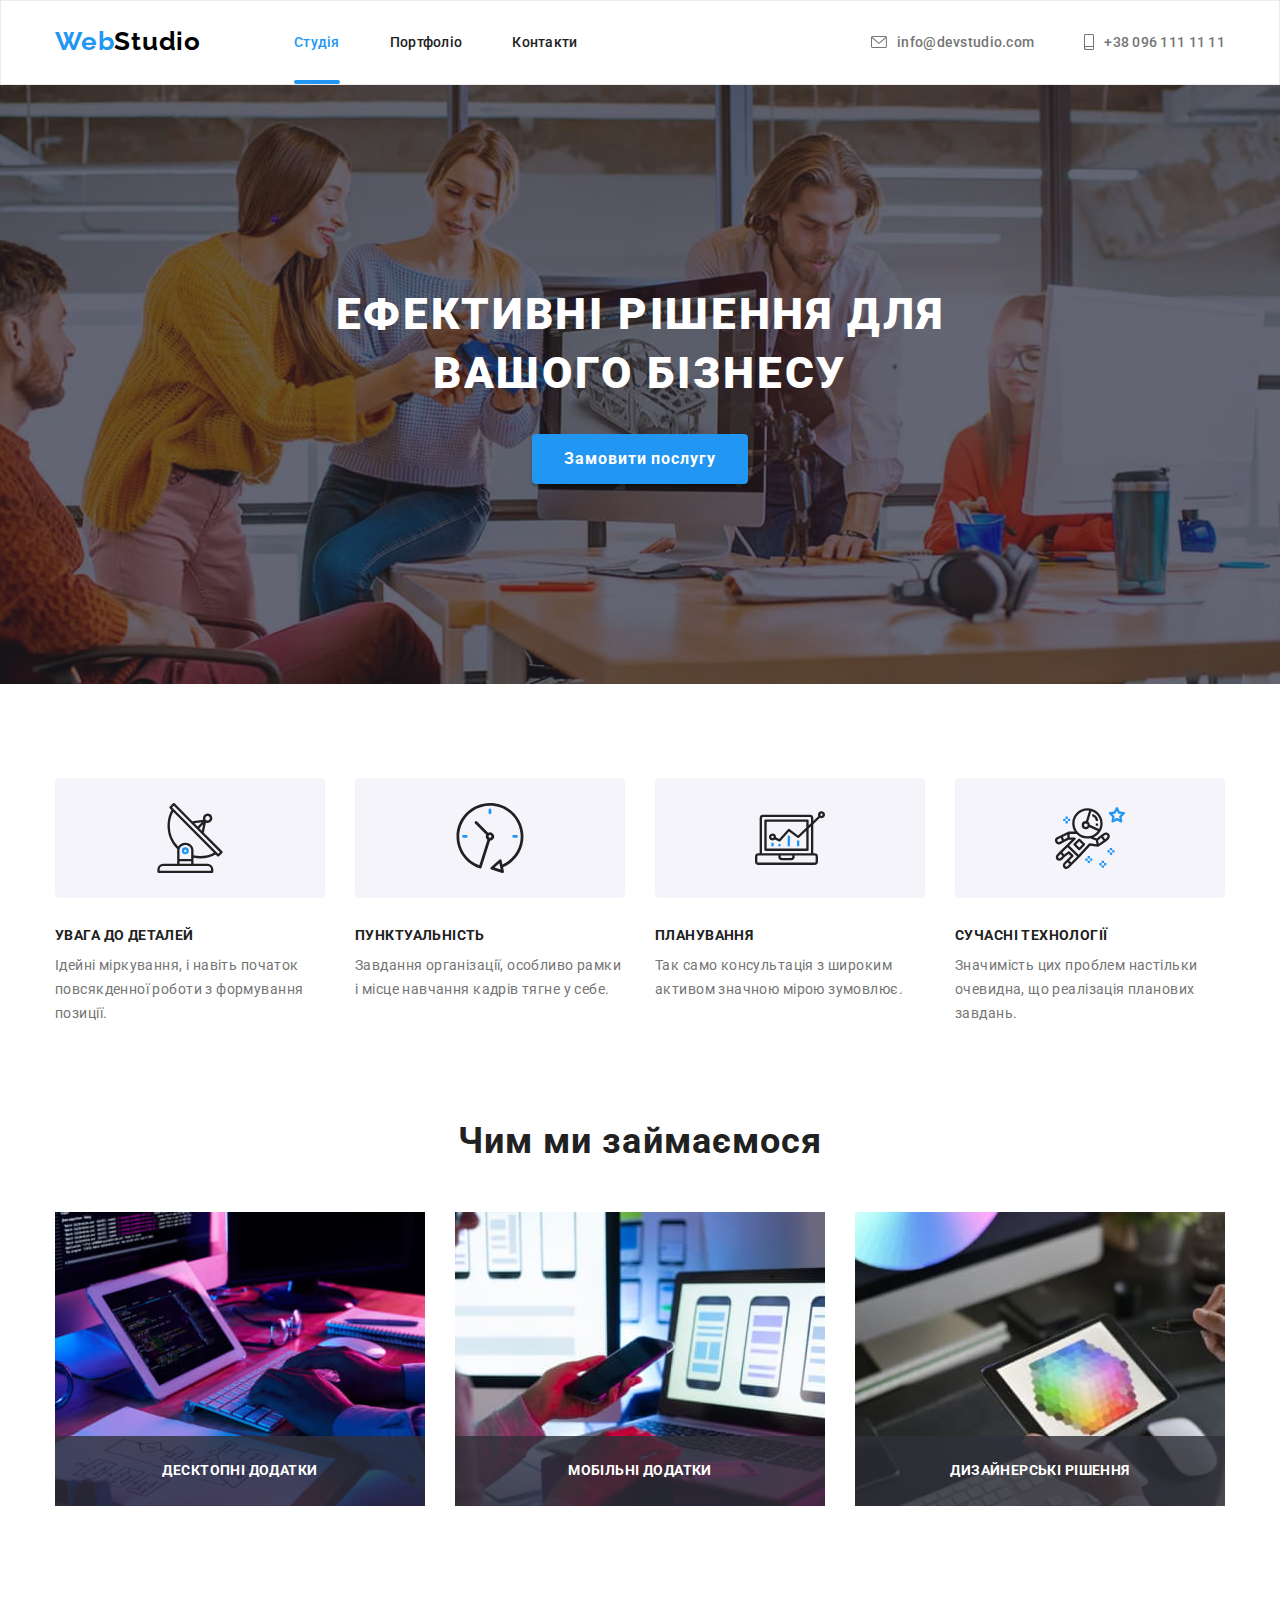
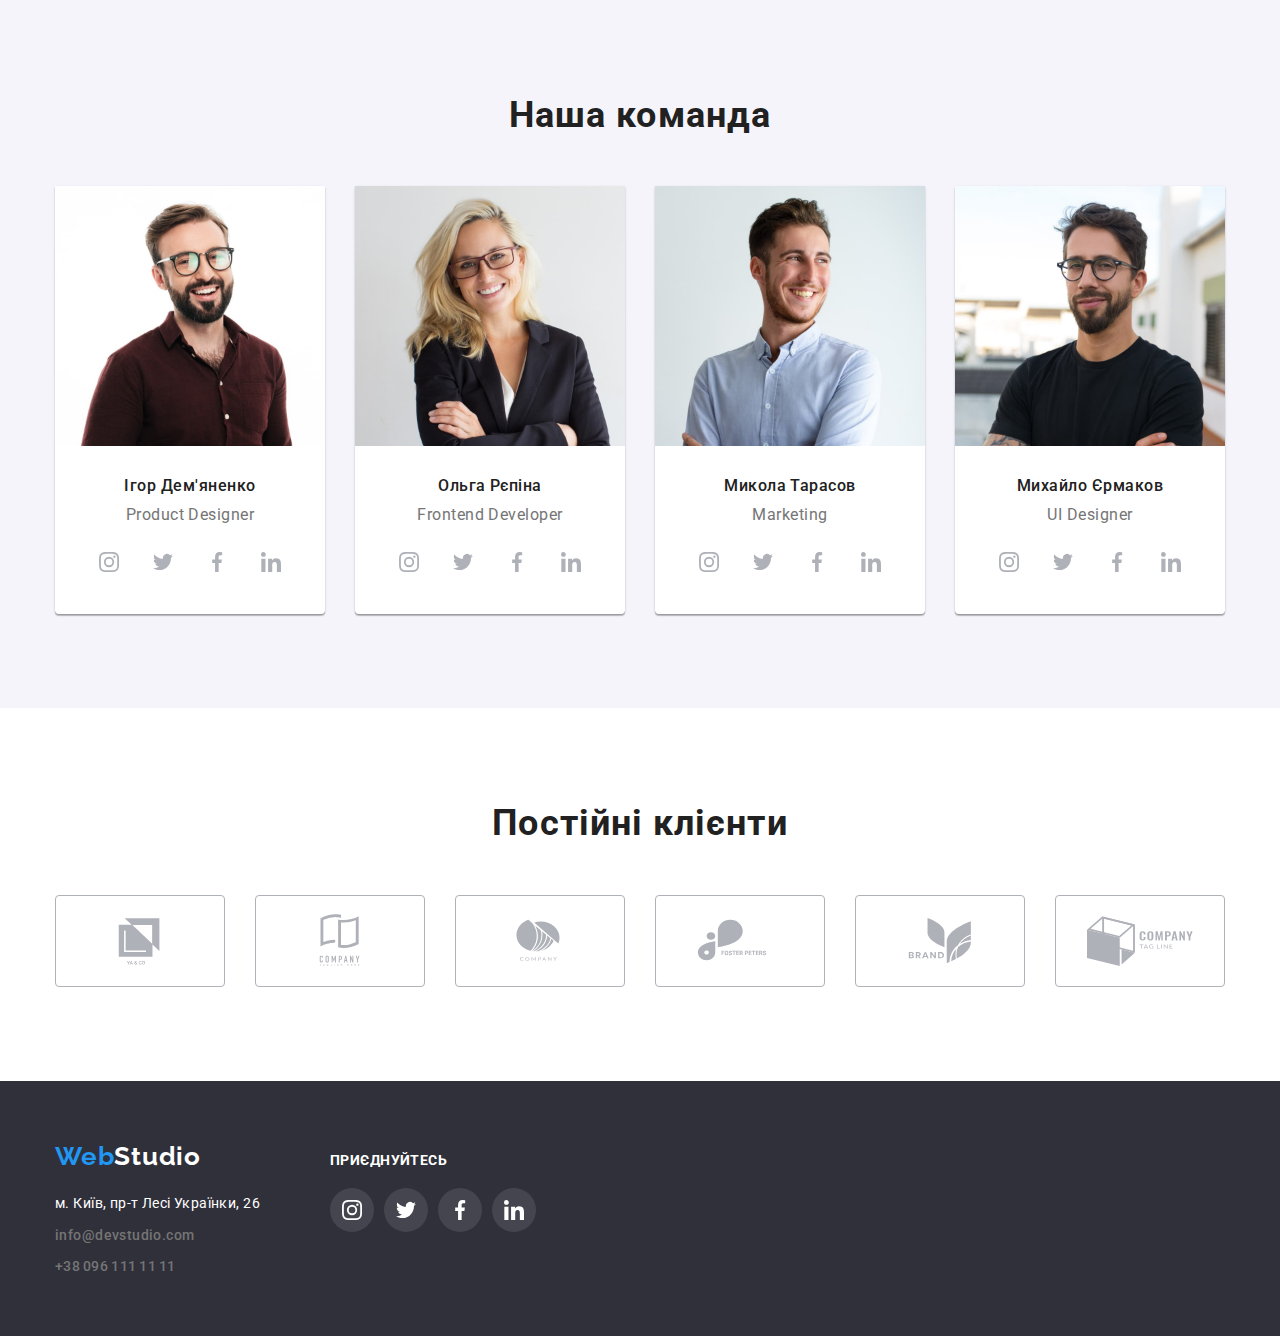
<file: index.html>
<!DOCTYPE html>
<html lang="uk">

<head>
    <meta charset="UTF-8">
    <meta http-equiv="X-UA-Compatible" content="IE=edge">
    <meta name="viewport" content="width=device-width, initial-scale=1.0">
    <title>WebStudio</title>
    <link rel="stylesheet" href="https://cdn.jsdelivr.net/npm/modern-normalize@1.1.0/modern-normalize.min.css">
    <link rel="preconnect" href="https://fonts.googleapis.com">
    <link rel="preconnect" href="https://fonts.gstatic.com" crossorigin>
    <link
        href="https://fonts.googleapis.com/css2?family=Raleway:wght@700&family=Roboto:wght@400;500;700;900&display=swap"
        rel="stylesheet">
    <link rel="stylesheet" href="./css/styles.css">
</head>

<body>
    <!--Hero-->
    <header class="page-header">
        <div class="container page-header-container">
            <nav class="page-nav">
                <a href="./index.html" class="logo-header link">Web<span class="logo-header-studio">Studio</span></a>
                <ul class="menu list">
                    <li class="menu-item">
                        <a href="./index.html" class="menu-link link current">Студія</a>
                    </li>
                    <li class="menu-item">
                        <a href="./portfolio.html" class="menu-link link">Портфоліо</a>
                    </li>
                    <li class="menu-item">
                        <a href="#" class="menu-link link">Контакти</a>
                    </li>
                </ul>
            </nav>
            <ul class="list list-header">
                <li>
                    <a href="mailto:info@devstudio.com" class="mail link">
                        <svg class="mail-svg" width="16" height="12">
                            <use href="./images/sprite.svg#icon-envelope"></use>
                        </svg>info@devstudio.com</a>
                </li>
                <li>
                    <a href="tel:+380961111111" class="phone link">
                        <svg class="phone-svg" width="10" height="16">
                            <use href="./images/sprite.svg#icon-smartphone"></use>
                        </svg>+38 096 111 11 11</a>
                </li>
            </ul>
        </div>
    </header>
    <main>
        <!--The Vision Section #1-->
        <section class="hero">
            <div class="container">
                <h1 class="main-header">Ефективні рішення для вашого бізнесу</h1>
                <button class="hero-btn current" type="button" data-modal-open>Замовити послугу</button>
            </div>
        </section>
        <!--The Benefits section #2-->
        <section class="section">
            <!--This Header will be hidden-->
            <h2 class="visually-hidden">Наші переваги</h2>
            <div class="container">
                <ul class="benefits-list list">
                    <li class="benefits-list-item benefits-list-item-first">
                        <div class="benefits-icon">
                            <svg width="70" height="70">
                                <use href="./images/sprite.svg#icon-antenna"></use>
                            </svg>
                        </div>
                        <h3 class="section-two-header">УВАГА ДО ДЕТАЛЕЙ</h3>
                        <p class="section-two-text">Ідейні міркування, і навіть початок повсякденної роботи з формування
                            позиції.</p>
                    </li>
                    <li class="benefits-list-item benefits-list-item-second">
                        <div class="benefits-icon">
                            <svg width="70" height="70">
                                <use href="./images/sprite.svg#icon-clock"></use>
                            </svg>
                        </div>
                        <h3 class="section-two-header">ПУНКТУАЛЬНІСТЬ</h3>
                        <p class="section-two-text">Завдання організації, особливо рамки і місце навчання кадрів тягне у
                            себе.</p>
                    </li>
                    <li class="benefits-list-item benefits-list-item-three">
                        <div class="benefits-icon">
                            <svg width="70" height="70">
                                <use href="./images/sprite.svg#icon-diagram"></use>
                            </svg>
                        </div>
                        <h3 class="section-two-header">ПЛАНУВАННЯ</h3>
                        <p class="section-two-text">Так само консультація з широким активом значною мірою зумовлює.</p>
                    </li>
                    <li class="benefits-list-item benefits-list-item-four">
                        <div class="benefits-icon">
                            <svg width="70" height="70">
                                <use href="./images/sprite.svg#icon-astronaut"></use>
                            </svg>
                        </div>
                        <h3 class="section-two-header">СУЧАСНІ ТЕХНОЛОГІЇ</h3>
                        <p class="section-two-text">Значимість цих проблем настільки очевидна, що реалізація планових
                            завдань.</p>
                    </li>
                </ul>
            </div>
        </section>
        <!--The Picture section #3-->
        <section class="section section-three">
            <div class="container">
                <h2 class="section-title">Чим ми займаємося</h2>
                <ul class="picture-list list">
                    <li class="list-section-three-wrapper">
                        <div class="section-three-wrapper">
                            <img src="./images/box1.jpg" alt="Набор коду на компьютері" width="370">
                            <h3 class="section-three-header">Десктопні додатки</h3>
                        </div>

                    </li>
                    <li class="list-section-three-wrapper">
                        <div class="section-three-wrapper">
                            <img src="./images/box2.jpg" alt="Розробка мобільного інтерфейсу" width="370">
                            <h3 class="section-three-header">Мобільні додатки</h3>
                        </div>
                    </li>
                    <li class="list-section-three-wrapper">
                        <div class="section-three-wrapper">
                            <img src="./images/box3.jpg" alt="Розробка додатку на планшеті" width="370">
                            <h3 class="section-three-header">Дизайнерські рішення</h3>
                        </div>
                    </li>
                </ul>
            </div>
        </section>
        <section class="section section-four">
            <!--The Teams section #4-->
            <div class="container">
                <h2 class="section-title">Наша команда</h2>
                <ul class="cards-list list">
                    <li class="team-card">
                        <img src="./images/team/member1.jpg" alt="Ігор Дем'яненко" width="270">
                        <h3 class="section-four-manager">Ігор Дем'яненко</h3>
                        <p class="section-four-position">Product Designer</p>
                        <ul class="social-list list">
                            <li class="social-list-item">
                                <a href="#" class="social-list-item-link social-list-item-link-instagram">
                                    <svg aria-label="іконка інстаграму" class="social-list-icon" width="20" height="20">
                                        <use href="./images/sprite.svg#icon-instagram"></use>
                                    </svg>
                                </a>
                            </li>
                            <li class="social-list-item">
                                <a href="#" class="social-list-item-link social-list-item-link-twitter">
                                    <svg aria-label="іконка твіттеру" class="social-list-icon" width="20" height="20">
                                        <use href="./images/sprite.svg#icon-twitter"></use>
                                    </svg>
                                </a>
                            </li>
                            <li class="social-list-item">
                                <a href="#" class="social-list-item-link social-list-item-link-facebook">
                                    <svg aria-label="іконка фейсбуку" class="social-list-icon" width="20" height="20">
                                        <use href="./images/sprite.svg#icon-facebook"></use>
                                    </svg>
                                </a>
                            </li>
                            <li class="social-list-item">
                                <a href="#" class="social-list-item-link social-list-item-link-linkedin">
                                    <svg aria-label="іконка лінкедіну" class="social-list-icon" width="20" height="20">
                                        <use href="./images/sprite.svg#icon-linkedin"></use>
                                    </svg>
                                </a>
                            </li>
                        </ul>
                    </li>
                    <li class="team-card">
                        <img src="./images/team/member2.jpg" alt="Ольга Репіна" width="270">
                        <h3 class="section-four-manager">Ольга Рєпіна</h3>
                        <p class="section-four-position">Frontend Developer</p>
                        <ul class="social-list list">
                            <li class="social-list-item">
                                <a href="#" class="social-list-item-link social-list-item-link-instagram">
                                    <svg aria-label="іконка інстаграму" class="social-list-icon" width="20" height="20">
                                        <use href="./images/sprite.svg#icon-instagram"></use>
                                    </svg>
                                </a>
                            </li>
                            <li class="social-list-item">
                                <a href="#" class="social-list-item-link social-list-item-link-twitter">
                                    <svg aria-label="іконка твіттеру" class="social-list-icon" width="20" height="20">
                                        <use href="./images/sprite.svg#icon-twitter"></use>
                                    </svg>
                                </a>
                            </li>
                            <li class="social-list-item">
                                <a href="#" class="social-list-item-link social-list-item-link-facebook">
                                    <svg aria-label="іконка фейсбуку" class="social-list-icon" width="20" height="20">
                                        <use href="./images/sprite.svg#icon-facebook"></use>
                                    </svg>
                                </a>
                            </li>
                            <li class="social-list-item">
                                <a href="#" class="social-list-item-link social-list-item-link-linkedin">
                                    <svg aria-label="іконка лінкедіну" class="social-list-icon" width="20" height="20">
                                        <use href="./images/sprite.svg#icon-linkedin"></use>
                                    </svg>
                                </a>
                            </li>
                        </ul>
                    </li>
                    <li class="team-card">
                        <img src="./images/team/member3.jpg" alt="Микола Тарасов" width="270">
                        <h3 class="section-four-manager">Микола Тарасов</h3>
                        <p class="section-four-position">Marketing</p>
                        <ul class="social-list list">
                            <li class="social-list-item">
                                <a href="#" class="social-list-item-link social-list-item-link-instagram">
                                    <svg aria-label="іконка інстаграму" class="social-list-icon" width="20" height="20">
                                        <use href="./images/sprite.svg#icon-instagram"></use>
                                    </svg>
                                </a>
                            </li>
                            <li class="social-list-item">
                                <a href="#" class="social-list-item-link social-list-item-link-twitter">
                                    <svg aria-label="іконка твіттеру" class="social-list-icon" width="20" height="20">
                                        <use href="./images/sprite.svg#icon-twitter"></use>
                                    </svg>
                                </a>
                            </li>
                            <li class="social-list-item">
                                <a href="#" class="social-list-item-link social-list-item-link-facebook">
                                    <svg aria-label="іконка фейсбуку" class="social-list-icon" width="20" height="20">
                                        <use href="./images/sprite.svg#icon-facebook"></use>
                                    </svg>
                                </a>
                            </li>
                            <li class="social-list-item">
                                <a href="#" class="social-list-item-link social-list-item-link-linkedin">
                                    <svg aria-label="іконка лінкедіну" class="social-list-icon" width="20" height="20">
                                        <use href="./images/sprite.svg#icon-linkedin"></use>
                                    </svg>
                                </a>
                            </li>
                        </ul>
                    </li>
                    <li class="team-card">
                        <img src="./images/team/member4.jpg" alt="Михайло Єрмаков" width="270">
                        <h3 class="section-four-manager">Михайло Єрмаков</h3>
                        <p class="section-four-position">UI Designer</p>
                        <ul class="social-list list">
                            <li class="social-list-item">
                                <a href="#" class="social-list-item-link social-list-item-link-instagram">
                                    <svg aria-label="іконка інстаграму" class="social-list-icon" width="20" height="20">
                                        <use href="./images/sprite.svg#icon-instagram"></use>
                                    </svg>
                                </a>
                            </li>
                            <li class="social-list-item">
                                <a href="#" class="social-list-item-link social-list-item-link-twitter">
                                    <svg aria-label="іконка твіттеру" class="social-list-icon" width="20" height="20">
                                        <use href="./images/sprite.svg#icon-twitter"></use>
                                    </svg>
                                </a>
                            </li>
                            <li class="social-list-item">
                                <a href="#" class="social-list-item-link social-list-item-link-facebook">
                                    <svg aria-label="іконка фейсбуку" class="social-list-icon" width="20" height="20">
                                        <use href="./images/sprite.svg#icon-facebook"></use>
                                    </svg>
                                </a>
                            </li>
                            <li class="social-list-item">
                                <a href="#" class="social-list-item-link social-list-item-link-linkedin">
                                    <svg aria-label="іконка лінкедіну" class="social-list-icon" width="20" height="20">
                                        <use href="./images/sprite.svg#icon-linkedin"></use>
                                    </svg>
                                </a>
                            </li>
                        </ul>
                    </li>
                </ul>
            </div>
        </Section>
        <!--Clients section-->
        <section class="section">
            <div class="container">
                <h2 class="section-title">Постійні клієнти</h2>
                <ul class="clients-list list">
                    <li class="clients-list-item">
                        <a href="#" class="clients-list-item-link">
                            <svg aria-label="іконка клієнта" class="clients-list-icon" width="106" height="60">
                                <use href="./images/sprite.svg#icon-client1"></use>
                            </svg>
                        </a>
                    </li>
                    <li class="clients-list-item">
                        <a href="#" class="clients-list-item-link">
                            <svg aria-label="іконка клієнта" class="clients-list-icon" width="106" height="60">
                                <use href="./images/sprite.svg#icon-client2"></use>
                            </svg>
                        </a>
                    </li>
                    <li class="clients-list-item">
                        <a href="#" class="clients-list-item-link">
                            <svg aria-label="іконка клієнта" class="clients-list-icon" width="106" height="60">
                                <use href="./images/sprite.svg#icon-client3"></use>
                            </svg>
                        </a>
                    </li>
                    <li class="clients-list-item">
                        <a href="#" class="clients-list-item-link">
                            <svg aria-label="іконка клієнта" class="clients-list-icon" width="106" height="60">
                                <use href="./images/sprite.svg#icon-client4"></use>
                            </svg>
                        </a>
                    </li>
                    <li class="clients-list-item">
                        <a href="#" class="clients-list-item-link">
                            <svg aria-label="іконка клієнта" class="clients-list-icon" width="106" height="60">
                                <use href="./images/sprite.svg#icon-client5"></use>
                            </svg>
                        </a>
                    </li>
                    <li class="clients-list-item">
                        <a href="#" class="clients-list-item-link">
                            <svg aria-label="іконка клієнта" class="clients-list-icon" width="106" height="60">
                                <use href="./images/sprite.svg#icon-client6"></use>
                            </svg>
                        </a>
                    </li>
                </ul>
            </div>
        </section>
    </main>
    <footer class="footer">
        <div class="container footer-container">
            <div class="footer-list footer-list-address">
                <a href="./index.html" class="logo-footer link">Web<span class="logo-footer-studio">Studio</span></a>
                <address class="address-footer address">
                    <ul class="list">
                        <li class="footer-li"><a class="address-link link" href="https://goo.gl/maps/CPtrU1FHBa2aNyZL9 "
                                target="_blank" rel="noopener noreferrer nofollow">м. Київ, пр-т Лесі
                                Українки, 26</a>
                        <li class="footer-li footer-list"><a href="mailto:info@devstudio.com" class="mail link">
                                info@devstudio.com</a></li>
                        <li class="footer-li"><a href="tel:+380961111111" class="phone link">+38 096 111 11 11</a></li>
                    </ul>
                </address>
            </div>
            <div class="footer-list footer-list-social">
                <h3 class="footer-header">ПРИЄДНУЙТЕСЬ</h3>
                <ul class="social-list list">
                    <li class="social-list-item">
                        <a href="#" class="social-list-item-link social-list-item-link-instagram link-footer">
                            <svg aria-label="іконка інстаграму" class="social-list-icon-footer" width="20" height="20">
                                <use href="./images/sprite.svg#icon-instagram"></use>
                            </svg>
                        </a>
                    </li>
                    <li class="social-list-item">
                        <a href="#" class="social-list-item-link social-list-item-link-twitter link-footer">
                            <svg aria-label="іконка твіттеру" class="social-list-icon-footer" width="20" height="20">
                                <use href="./images/sprite.svg#icon-twitter"></use>
                            </svg>
                        </a>
                    </li>
                    <li class="social-list-item">
                        <a href="#" class="social-list-item-link social-list-item-link-facebook link-footer">
                            <svg aria-label="іконка фейсбуку" class="social-list-icon-footer" width="20" height="20">
                                <use href="./images/sprite.svg#icon-facebook"></use>
                            </svg>
                        </a>
                    </li>
                    <li class="social-list-item">
                        <a href="#" class="social-list-item-link social-list-item-link-linkedin link-footer">
                            <svg aria-label="іконка лінкедіну" class="social-list-icon-footer" width="20" height="20">
                                <use href="./images/sprite.svg#icon-linkedin"></use>
                            </svg>
                        </a>
                    </li>
                </ul>
            </div>
        </div>
    </footer>
    <div class="backdrop is-hidden" data-modal>
        <div class="modal">
            <button type="button" class="modal-close-btn" data-modal-close>
                <svg class="modal-close-icon" width="18px" height="18px">
                    <use href="./images/sprite.svg#icon-close"></use>
                </svg>
            </button>
        </div>
    </div>
    <script src="./js/modal.js"></script>
</body>

</html>
</file>
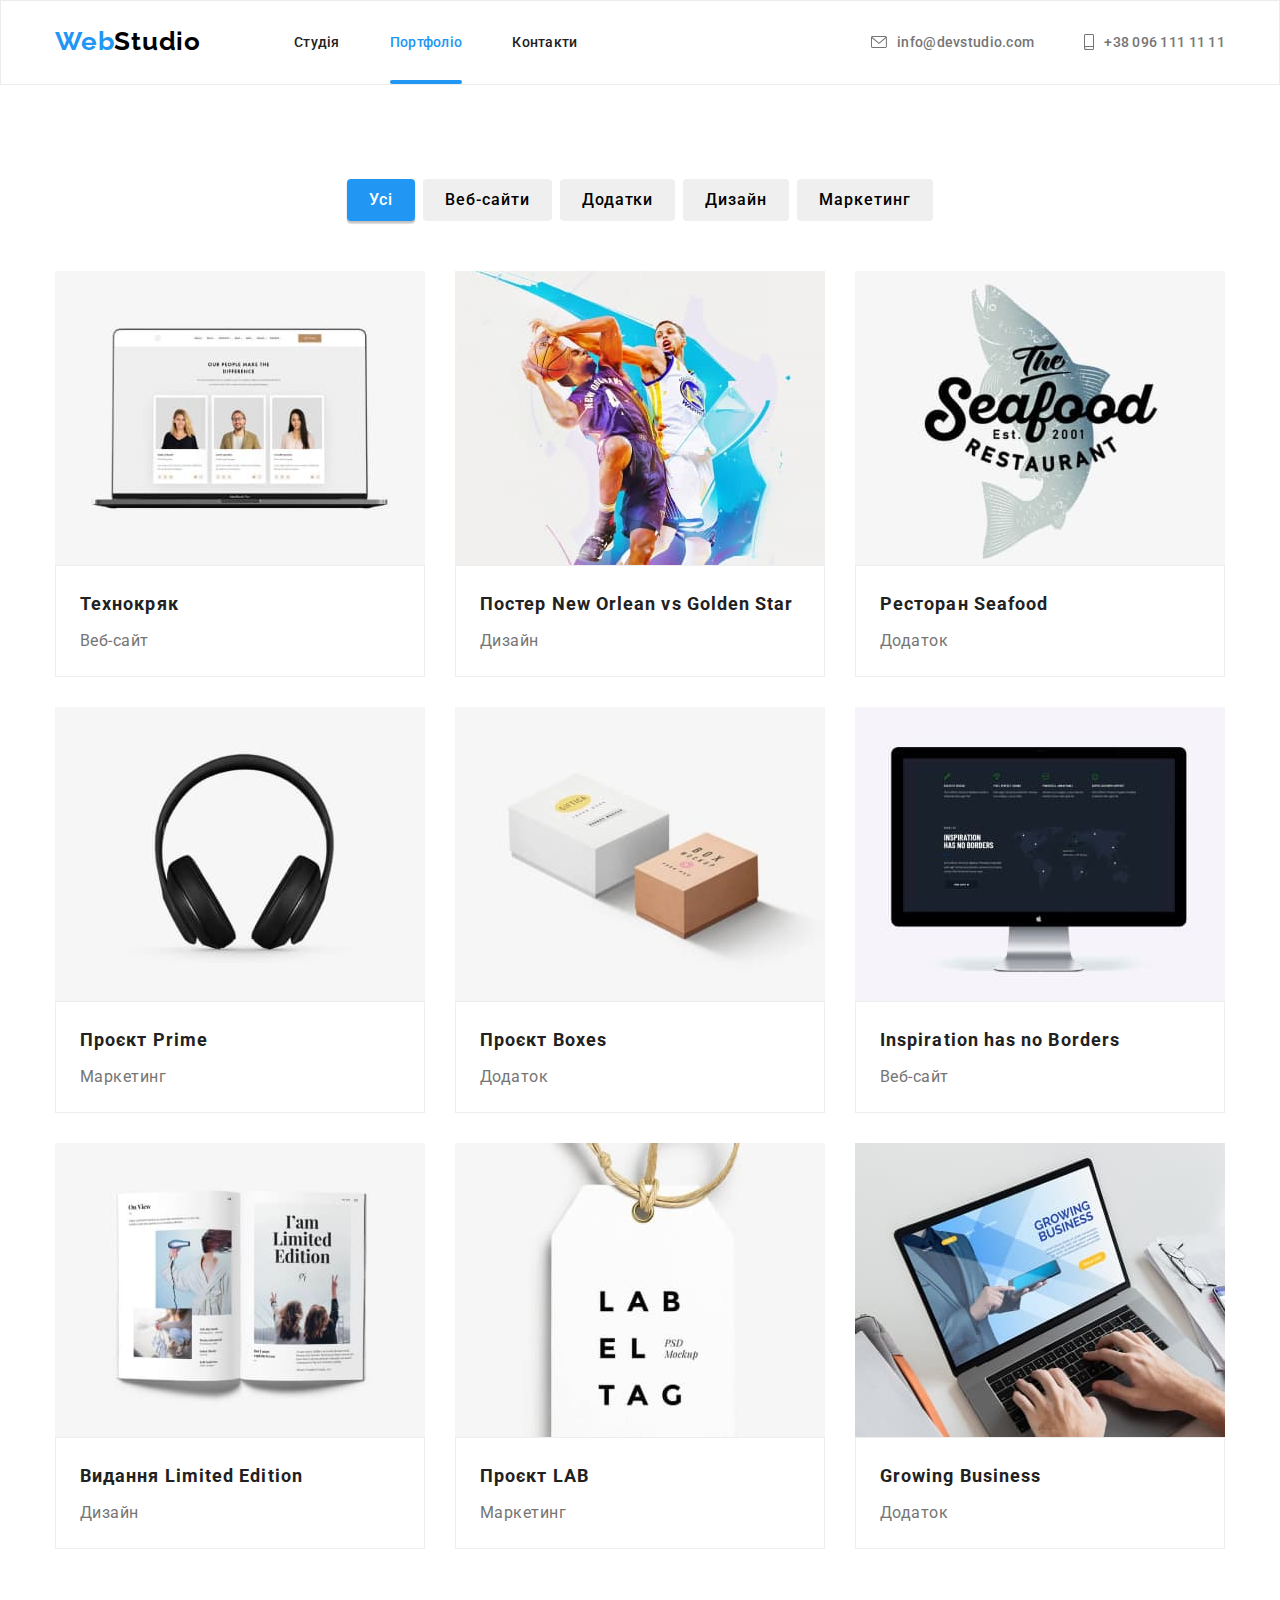
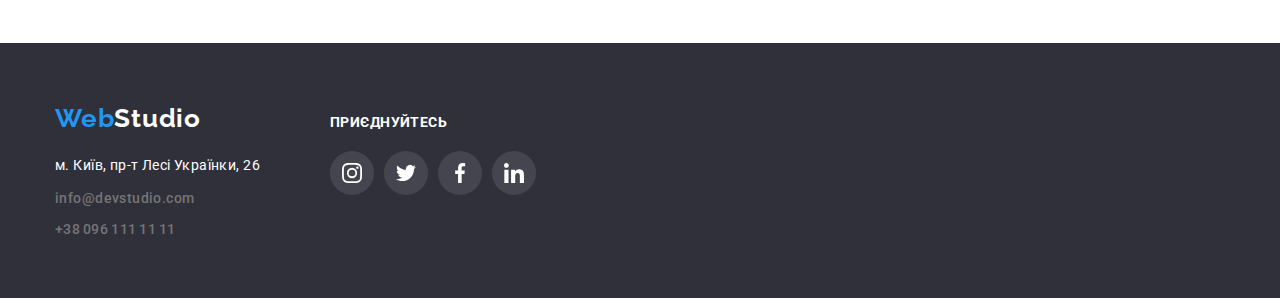
<file: portfolio.html>
<!DOCTYPE html>
<html lang="uk">

<head>
    <meta charset="UTF-8">
    <meta http-equiv="X-UA-Compatible" content="IE=edge">
    <meta name="viewport" content="width=device-width, initial-scale=1.0">
    <title>Portfolio</title>
    <link rel="stylesheet" href="https://cdn.jsdelivr.net/npm/modern-normalize@1.1.0/modern-normalize.min.css">
    <link rel="preconnect" href="https://fonts.googleapis.com">
    <link rel="preconnect" href="https://fonts.gstatic.com" crossorigin>
    <link
        href="https://fonts.googleapis.com/css2?family=Raleway:wght@700&family=Roboto:wght@400;500;700;900&display=swap"
        rel="stylesheet">
    <link rel="stylesheet" href="./css/styles.css">
</head>

<body>
    <header class="page-header">
        <div class="container page-header-container">
            <nav class="page-nav">
                <a href="./index.html" class="logo-header link">Web<span class="logo-header-studio">Studio</span></a>
                <ul class="menu list">
                    <li class="menu-item">
                        <a href="./index.html" class="menu-link link">Студія</a>
                    </li>
                    <li class="menu-item">
                        <a href="./portfolio.html" class="menu-link link current">Портфоліо</a>
                    </li>
                    <li class="menu-item">
                        <a href="#" class="menu-link link">Контакти</a>
                    </li>
                </ul>
            </nav>
            <ul class="list list-header">
                <li>
                    <a href="mailto:info@devstudio.com" class="mail link">
                        <svg class="mail-svg" width="16" height="12">
                            <use href="./images/sprite.svg#icon-envelope"></use>
                        </svg>info@devstudio.com</a>
                </li>
                <li>
                    <a href="tel:+380961111111" class="phone link">
                        <svg class="phone-svg" width="10" height="16">
                            <use href="./images/sprite.svg#icon-smartphone"></use>
                        </svg>+38 096 111 11 11</a>
                </li>
            </ul>
        </div>
    </header>
    <main>
        <!--Main Section-->
        <section class="section">
            <!--This Header will be hidden-->
            <div class="container">
                <h1 class="visually-hidden">Портфоліо проектів</h1>
                <ul class="filters list">
                    <li><button class="open-btn current" type="button">Усі</button></li>
                    <li><button class="open-btn btn-portfolio" type="button">Веб-сайти</button></li>
                    <li><button class="open-btn btn-portfolio" type="button">Додатки</button></li>
                    <li><button class="open-btn btn-portfolio" type="button">Дизайн</button></li>
                    <li><button class="open-btn btn-portfolio" type="button">Маркетинг</button></li>
                </ul>
                <ul class="cards-portfolio-list list">
                    <li class="portfolio-item">
                        <a href="#" class="list-portfolio">
                            <div class="img-portfolio-wrapper">
                                <img src="./images/portfolio/project1.jpg" alt="Фото і дані трьох девелоперів"
                                    width="370">
                                <p class="overlay">
                                    Ресурс пропонує комплексні пропозиції з різним рівнем функціоналу та сервісів.
                                    Все це дозволить відвідувачу отримати вичерпні відомості про компанію чи приватну
                                    особу.
                                </p>
                            </div>
                            <div class="portfolio-item-title">
                                <h3 class="portfolio-header">Технокряк</h3>
                                <p class="potfolio-href">Веб-сайт</p>
                            </div>
                        </a>
                    </li>
                    <li class="portfolio-item">
                        <a href="#" class="list-portfolio">
                            <div class="img-portfolio-wrapper">
                                <img src="./images/portfolio/project2.jpg" alt="Два баскетболісти" width="370">
                                <p class="overlay">
                                    Ресурс пропонує комплексні пропозиції з різним рівнем функціоналу та сервісів.
                                    Все це дозволить відвідувачу отримати вичерпні відомості про компанію чи приватну
                                    особу.
                                </p>
                            </div>
                            <div class="portfolio-item-title">
                                <h3 class="portfolio-header">Постер New Orlean vs Golden Star</h3>
                                <p class="potfolio-href">Дизайн</p>
                            </div>
                        </a>
                    </li>
                    <li class="portfolio-item">
                        <a href="#" class="list-portfolio">
                            <div class="img-portfolio-wrapper">
                                <img src="./images/portfolio/project3.jpg" alt="Логотип ресторану" width="370">
                                <p class="overlay">
                                    Ресурс пропонує комплексні пропозиції з різним рівнем функціоналу та сервісів.
                                    Все це дозволить відвідувачу отримати вичерпні відомості про компанію чи приватну
                                    особу.
                                </p>
                            </div>
                            <div class="portfolio-item-title">
                                <h3 class="portfolio-header">Ресторан Seafood</h3>
                                <p class="potfolio-href">Додаток</p>
                            </div>
                        </a>
                    </li>
                    <li class="portfolio-item">
                        <a href="#" class="list-portfolio">
                            <div class="img-portfolio-wrapper">
                                <img src="./images/portfolio/project4.jpg" alt="Зображення навушників" width="370">
                                <p class="overlay">
                                    Ресурс пропонує комплексні пропозиції з різним рівнем функціоналу та сервісів.
                                    Все це дозволить відвідувачу отримати вичерпні відомості про компанію чи приватну
                                    особу.
                                </p>
                            </div>
                            <div class="portfolio-item-title">
                                <h3 class="portfolio-header">Проєкт Prime</h3>
                                <p class="potfolio-href">Маркетинг</p>
                            </div>
                        </a>
                    </li>
                    <li class="portfolio-item">
                        <a href="#" class="list-portfolio">
                            <div class="img-portfolio-wrapper">
                                <img src="./images/portfolio/project5.jpg" alt="Зображення коробок" width="370">
                                <p class="overlay">
                                    Ресурс пропонує комплексні пропозиції з різним рівнем функціоналу та сервісів.
                                    Все це дозволить відвідувачу отримати вичерпні відомості про компанію чи приватну
                                    особу.
                                </p>
                            </div>
                            <div class="portfolio-item-title">
                                <h3 class="portfolio-header">Проєкт Boxes</h3>
                                <p class="potfolio-href">Додаток</p>
                            </div>
                        </a>
                    </li>
                    <li class="portfolio-item">
                        <a href="#" class="list-portfolio">
                            <div class="img-portfolio-wrapper">
                                <img src="./images/portfolio/project6.jpg" alt="Зображення монітору" width="370">
                                <p class="overlay">
                                    Ресурс пропонує комплексні пропозиції з різним рівнем функціоналу та сервісів.
                                    Все це дозволить відвідувачу отримати вичерпні відомості про компанію чи приватну
                                    особу.
                                </p>
                            </div>
                            <div class="portfolio-item-title">
                                <h3 class="portfolio-header">Inspiration has no Borders</h3>
                                <p class="potfolio-href">Веб-сайт</p>
                            </div>
                        </a>
                    </li>
                    <li class="portfolio-item">
                        <a href="#" class="list-portfolio">
                            <div class="img-portfolio-wrapper">
                                <img src="./images/portfolio/project7.jpg" alt="Розкрита книга" width="370">
                                <p class="overlay">
                                    Ресурс пропонує комплексні пропозиції з різним рівнем функціоналу та сервісів.
                                    Все це дозволить відвідувачу отримати вичерпні відомості про компанію чи приватну
                                    особу.
                                </p>
                            </div>
                            <div class="portfolio-item-title">
                                <h3 class="portfolio-header">Видання Limited Edition</h3>
                                <p class="potfolio-href">Дизайн</p>
                            </div>
                        </a>
                    </li>
                    <li class="portfolio-item">
                        <a href="#" class="list-portfolio">
                            <div class="img-portfolio-wrapper">
                                <img src="./images/portfolio/project8.jpg" alt="Логотип проекту LAB" width="370">
                                <p class="overlay">
                                    Ресурс пропонує комплексні пропозиції з різним рівнем функціоналу та сервісів.
                                    Все це дозволить відвідувачу отримати вичерпні відомості про компанію чи приватну
                                    особу.
                                </p>
                            </div>
                            <div class="portfolio-item-title">
                                <h3 class="portfolio-header">Проєкт LAB</h3>
                                <p class="potfolio-href">Маркетинг</p>
                            </div>
                        </a>
                    </li>
                    <li class="portfolio-item">
                        <a href="#" class="list-portfolio">
                            <div class="img-portfolio-wrapper">
                                <img src="./images/portfolio/project9.jpg" alt="Людина працює на ноутбуці" width="370">
                                <p class="overlay">
                                    Ресурс пропонує комплексні пропозиції з різним рівнем функціоналу та сервісів.
                                    Все це дозволить відвідувачу отримати вичерпні відомості про компанію чи приватну
                                    особу.
                                </p>
                            </div>
                            <div class="portfolio-item-title">
                                <h3 class="portfolio-header">Growing Business</h3>
                                <p class="potfolio-href">Додаток</p>
                            </div>
                        </a>
                    </li>
                </ul>
            </div>
        </section>
    </main>
    <footer class="footer">
        <div class="container footer-container">
            <div class="footer-list footer-list-address">
                <a href="./index.html" class="logo-footer link">Web<span class="logo-footer-studio">Studio</span></a>
                <address class="address-footer address">
                    <ul class="list">
                        <li class="footer-li"><a class="address-link link" href="https://goo.gl/maps/CPtrU1FHBa2aNyZL9 "
                                target="_blank" rel="noopener noreferrer nofollow">м. Київ, пр-т Лесі
                                Українки, 26</a>
                        <li class="footer-li footer-list"><a href="mailto:info@devstudio.com" class="mail link">
                                info@devstudio.com</a></li>
                        <li class="footer-li"><a href="tel:+380961111111" class="phone link">+38 096 111 11 11</a></li>
                    </ul>
                </address>
            </div>
            <div class="footer-list footer-list-social">
                <h3 class="footer-header">ПРИЄДНУЙТЕСЬ</h3>
                <ul class="social-list list">
                    <li class="social-list-item">
                        <a href="#" class="social-list-item-link social-list-item-link-instagram link-footer">
                            <svg aria-label="іконка інстаграму" class="social-list-icon-footer" width="20" height="20">
                                <use href="./images/sprite.svg#icon-instagram"></use>
                            </svg>
                        </a>
                    </li>
                    <li class="social-list-item">
                        <a href="#" class="social-list-item-link social-list-item-link-twitter link-footer">
                            <svg aria-label="іконка твіттеру" class="social-list-icon-footer" width="20" height="20">
                                <use href="./images/sprite.svg#icon-twitter"></use>
                            </svg>
                        </a>
                    </li>
                    <li class="social-list-item">
                        <a href="#" class="social-list-item-link social-list-item-link-facebook link-footer">
                            <svg aria-label="іконка фейсбуку" class="social-list-icon-footer" width="20" height="20">
                                <use href="./images/sprite.svg#icon-facebook"></use>
                            </svg>
                        </a>
                    </li>
                    <li class="social-list-item">
                        <a href="#" class="social-list-item-link social-list-item-link-linkedin link-footer">
                            <svg aria-label="іконка лінкедіну" class="social-list-icon-footer" width="20" height="20">
                                <use href="./images/sprite.svg#icon-linkedin"></use>
                            </svg>
                        </a>
                    </li>
                </ul>
            </div>
        </div>
    </footer>
</body>

</html>
</file>
<file: css/styles.css>
:root {
  --primary-font: "Roboto", sans-serif;
  --secondary-font: "Raleway", sans-serif;
  --primary-text-color-theme-light: #212121;
  --secodary-text-color-theme-light: #757575;
  --primary-text-color-theme-dark: #ffffff;
  --bacground-text-color-theme-dark: #2f303a;
  --accent-color: #2196f3;
  --background-four-color: #f5f4fa;
  --background-color: #f5f5f5;
  --background-color-header: #c4c4c4;
  --svg-icon-color: #afb1b8;
  --background-overlay: rgba(33, 150, 243, 0.9);
  --transition-dur-and-func: 250ms cubic-bezier(0.4, 0, 0.2, 1);
}

/* ===Resetting default styles=== */

h1,
h2,
h3,
p {
  margin-top: 0;
  margin-bottom: 0;
  padding-left: 0;
}

ul {
  margin-top: 0;
  margin-bottom: 0;
  padding-left: 0;
}

/* Text underlining remuving*/
.link,
.list-portfolio {
  text-decoration: none;
}

.list {
  list-style: none;
}

/* Opened tab effect*/
.page-nav .link.current {
  color: var(--accent-color);
}

/* Opened tab effect for buttons*/
.open-btn.current,
.hero-btn.current {
  color: var(--primary-text-color-theme-dark);
  background-color: var(--accent-color);
  box-shadow: 0px 3px 1px rgba(0, 0, 0, 0.1), 0px 1px 2px rgba(0, 0, 0, 0.08),
    0px 2px 2px rgba(0, 0, 0, 0.12);
}

/* Removing line spacing from images for index.html */

img {
  display: block;
  max-width: 100%;
  height: auto;
}

button {
  cursor: pointer;
}

address {
  font-style: normal;
}

body {
  color: var(--secodary-text-color-theme-light);
  font-family: var(--primary-font);
  font-size: 14px;
  line-height: 1.33;
  letter-spacing: 0.02em;
}

.container {
  width: 1200px;
  margin: 0 auto;
  padding-left: 15px;
  padding-right: 15px;
}
/* ===== Projects text&color styles ===== */

/* === Header ===*/
.page-header {
  border: 1px solid #ececec;
}
.page-header-container {
  display: flex;
  align-items: center;
}
.page-nav {
  display: flex;
  align-items: center;
}
.menu {
  display: flex;
  column-gap: 50px;
  align-items: center;
}
.list-header {
  display: flex;
  column-gap: 50px;
  margin-left: auto;
}
.phone-svg,
.mail-svg {
  fill: currentColor;
  margin-right: 10px;
}

/* Logo blu part */
.logo-header {
  font-family: "Raleway", sans-serif;
  font-weight: 700;
  font-size: 26px;
  line-height: 1.19;
  letter-spacing: 0.03em;
  color: var(--accent-color);
  margin-right: 93px;
  padding-top: 24px;
  padding-bottom: 25px;
}

/* Logo black part */
.logo-header-studio {
  font-family: "Raleway";
  font-weight: 700;
  font-size: 26px;
  line-height: 1.19;
  letter-spacing: 0.03em;
  color: #000000;
}

/* Header hidding */
.visually-hidden {
  position: absolute;
  white-space: nowrap;
  width: 1px;
  height: 1px;
  overflow: hidden;
  border: 0;
  padding: 0;
  clip: rect(0 0 0 0);
  clip-path: inset(50%);
  margin: -1px;
}

.menu-link {
  font-weight: 500;
  color: var(--primary-text-color-theme-light);
  transition: color var(--transition-dur-and-func);
  position: relative;
  display: inline-block;
  padding-top: 32px;
  padding-bottom: 32px;
}

.menu-link:hover,
.menu-link:focus {
  color: var(--accent-color);
}
.menu-link.current::after {
  content: "";
  position: absolute;
  width: 100%;
  height: 4px;
  bottom: 0;
  left: 0;
  border-radius: 2px;
  background-color: currentColor;
}
.mail {
  display: flex;
  align-items: center;
  font-weight: 500;
  font-size: 14px;
  color: var(--secodary-text-color-theme-light);
  transition: color var(--transition-dur-and-func);
}

.mail:hover,
.mail:focus {
  color: var(--accent-color);
}

.phone {
  display: flex;
  align-items: center;
  font-weight: 500;
  font-size: 14px;
  color: var(--secodary-text-color-theme-light);
  transition: color var(--transition-dur-and-func);
}

.phone:hover,
.phone:focus {
  color: var(--accent-color);
}

/* ======= Hero ======= */

.hero {
  padding-top: 200px;
  padding-bottom: 200px;
  max-width: 1600px;
  margin: 0 auto;
  text-align: center;
  background-color: var(--background-color-header);
  background-image: linear-gradient(
      rgba(47, 48, 58, 0.4),
      rgba(47, 48, 58, 0.4)
    ),
    url(../images/hero.jpg);
  background-repeat: no-repeat;
  background-position: center;
  background-size: cover;
}

.main-header {
  width: 696px;
  font-weight: 900;
  font-size: 44px;
  line-height: 1.36;
  text-align: center;
  letter-spacing: 0.06em;
  text-transform: uppercase;
  color: var(--primary-text-color-theme-dark);
  margin-left: auto;
  margin-right: auto;
  margin-bottom: 30px;
}

/* Buttons */
.hero-btn {
  font-weight: 700;
  font-size: 16px;
  line-height: 1.88;
  text-align: center;
  letter-spacing: 0.06em;
  box-shadow: 0px 4px 4px rgba(0, 0, 0, 0.15);
  border-radius: 4px;
  border: none;
  padding: 10px 32px;
  min-width: 216px;
  min-height: 50px;
  transition: color var(--transition-dur-and-func),
    background-color var(--transition-dur-and-func);
}

.hero-btn:hover,
.hero-btn:focus {
  color: var(--primary-text-color-theme-dark);
  background-color: var(--accent-color);
}

/* === Benefits section #2 ===*/
/* Section two markup */
.section {
  padding-top: 94px;
  padding-bottom: 94px;
}
.benefits-list {
  display: flex;
}

.benefits-list-item {
  width: 270px;
}
.benefits-list-item:not(:last-child) {
  margin-right: 30px;
}
.benefits-icon {
  display: flex;
  height: 120px;
  justify-content: center;
  align-items: center;
  border-radius: 4px;
  margin-bottom: 30px;
  background-color: var(--background-four-color);
}

.section-two-header {
  font-size: 14px;
  line-height: 1.14;
  margin-bottom: 10px;
  letter-spacing: 0.03em;
  text-transform: uppercase;
  color: var(--primary-text-color-theme-light);
}

.section-two-text {
  line-height: 1.71;
  letter-spacing: 0.03em;
}

/* === Picture Section #3 ===*/

.section-three {
  padding-top: 0px;
}
.section-title {
  font-size: 36px;
  line-height: 1.17;
  margin-bottom: 50px;
  text-align: center;
  letter-spacing: 0.03em;
  color: var(--primary-text-color-theme-light);
}
.picture-list {
  display: flex;
  align-items: center;
  gap: 30px;
}
.section-three-wrapper {
  position: relative;
}
.section-three-header {
  position: absolute;
  bottom: 0;
  width: 100%;
  padding: 27px 0;
  font-weight: 700;
  font-size: 14px;
  line-height: 1.14;
  text-align: center;
  letter-spacing: 0.03em;
  text-transform: uppercase;
  background: rgba(47, 48, 58, 0.8);
  color: var(--primary-text-color-theme-dark);
}
/* === Team Section #4 === */
.section-four {
  background-color: var(--background-four-color);
}
.cards-list {
  display: flex;
  gap: 30px;
}
.team-card {
  box-shadow: 0px 1px 3px rgba(0, 0, 0, 0.12), 0px 1px 1px rgba(0, 0, 0, 0.14),
    0px 2px 1px rgba(0, 0, 0, 0.2);
  border-radius: 0px 0px 4px 4px;
  background-color: var(--primary-text-color-theme-dark);
}
.section-four-manager {
  font-weight: 500;
  font-size: 16px;
  line-height: 1.19;
  text-align: center;
  letter-spacing: 0.03em;
  padding-top: 30px;
  margin-bottom: 10px;
  color: var(--primary-text-color-theme-light);
}

.section-four-position {
  font-size: 16px;
  line-height: 1.19;
  text-align: center;
  letter-spacing: 0.03em;
  margin-bottom: 16px;
}
.social-list {
  display: flex;
  column-gap: 10px;
  justify-content: center;
  padding-bottom: 30px;
}
.social-list-item-link {
  display: flex;
  width: 44px;
  height: 44px;
  border-radius: 50%;
  justify-content: center;
  align-items: center;
  transition: background-color var(--transition-dur-and-func);
}
.social-list-item-link:hover,
.social-list-item-link:focus {
  background-color: var(--accent-color);
}
.social-list-item-link:hover .social-list-icon,
.social-list-item-link:focus .social-list-icon {
  fill: var(--primary-text-color-theme-dark);
}
.social-list-icon {
  fill: var(--svg-icon-color);
  transition: fill var(--transition-dur-and-func);
}
/* ====== Clients section ====== */
.clients-list {
  display: flex;
  column-gap: 30px;
  justify-content: center;
}

.clients-list-item-link:hover,
.clients-list-item-link:focus {
  border: 1px solid var(--accent-color);
}
.clients-list-item-link:hover .clients-list-icon,
.clients-list-item-link:focus .clients-list-icon {
  fill: var(--accent-color);
}
.clients-list-item-link {
  display: flex;
  width: 170px;
  height: 92px;
  justify-content: center;
  align-items: center;
  border: 1px solid var(--svg-icon-color);
  border-radius: 4px;
  transition: border var(--transition-dur-and-func);
}
.clients-list-icon {
  justify-content: center;
  align-items: center;
  fill: var(--svg-icon-color);
  transition: fill var(--transition-dur-and-func);
}
/* ======= Footer =======*/

.footer {
  padding-top: 60px;
  padding-bottom: 60px;
  background-color: var(--bacground-text-color-theme-dark);
}
.footer-container {
  display: flex;
  align-items: baseline;
}
.footer-list-address {
  margin-right: 70px;
}
.address-footer {
  margin-top: 20px;
}
.address-link {
  font-size: 14px;
  line-height: 1.71px;
  letter-spacing: 0.03em;
  color: var(--primary-text-color-theme-dark);
}

/* Logo footer blu*/
.logo-footer {
  font-family: "Raleway", sans-serif;
  font-weight: 700;
  font-size: 26px;
  line-height: 1.2;
  letter-spacing: 0.03em;
  color: var(--accent-color);
}

/* Logo footer white */
.logo-footer-studio {
  font-family: "Raleway", sans-serif;
  font-weight: 700;
  font-size: 26px;
  line-height: 1.19;
  letter-spacing: 0.03em;
  color: var(--primary-text-color-theme-dark);
}
.footer-li:not(:last-child) {
  margin-bottom: 9px;
  line-height: 1.7;
  letter-spacing: 0.03em;
}

.footer-header {
  font-size: 14px;
  line-height: 1.14;
  margin-bottom: 20px;
  letter-spacing: 0.03em;
  text-transform: uppercase;
  color: var(--primary-text-color-theme-dark);
}
.link-footer {
  background-color: rgba(255, 255, 255, 0.1);
}
.social-list-icon-footer {
  fill: var(--primary-text-color-theme-dark);
}
.footer .social-list {
  padding-bottom: 0;
}
/* ======= Portfolio ======= */

.list-portfolio {
  display: block;
  color: var(--secodary-text-color-theme-light);
  transition: box-shadow var(--transition-dur-and-func);
}
.list-portfolio:hover,
.list-portfolio:focus {
  box-shadow: 0px 1px 1px rgba(0, 0, 0, 0.12), 0px 4px 4px rgba(0, 0, 0, 0.06),
    1px 4px 6px rgba(0, 0, 0, 0.16);
}
.portfolio-header {
  font-size: 18px;
  line-height: 2;
  letter-spacing: 0.06em;
  margin-bottom: 4px;
  color: var(--primary-text-color-theme-light);
}
.potfolio-href {
  font-weight: 400;
  font-size: 16px;
  line-height: 1.88;
  letter-spacing: 0.03em;
}

.filters {
  display: flex;
  gap: 8px;
  justify-content: center;
  margin-bottom: 50px;
}
.open-btn:hover,
.open-btn:focus {
  color: var(--primary-text-color-theme-dark);
  background-color: var(--accent-color);
  box-shadow: 0px 3px 1px rgba(0, 0, 0, 0.1), 0px 1px 2px rgba(0, 0, 0, 0.08),
    0px 2px 2px rgba(0, 0, 0, 0.12);
}
.open-btn {
  font-weight: 500;
  font-size: 16px;
  line-height: 1.88;
  align-items: center;
  text-align: center;
  letter-spacing: 0.06em;
  border-radius: 4px;
  border: none;
  padding: 6px 22px;
  transition: color var(--transition-dur-and-func),
    background-color var(--transition-dur-and-func),
    box-shadow var(--transition-dur-and-func);
}
/* .btn-portfolio {
  transition: box-shadow var(--transition-dur-and-func);
} */
/* .btn-portfolio:hover,
.btn-portfolio:focus {
  box-shadow: 0px 3px 1px rgba(0, 0, 0, 0.1), 0px 1px 2px rgba(0, 0, 0, 0.08),
    0px 2px 2px rgba(0, 0, 0, 0.12);
} */
.cards-portfolio-list {
  display: flex;
  flex-wrap: wrap;
  gap: 30px;
}
.portfolio-item {
  width: calc((100% - 60px) / 3);
}
.portfolio-item-title {
  padding: 20px 24px;
  border: 1px solid #eeeeee;
}
.overlay {
  position: absolute;
  top: 0;
  left: 0;
  width: 100%;
  height: 101%;
  font-weight: 400;
  font-size: 18px;
  line-height: 1.56;
  letter-spacing: 0.03em;
  padding: 63px 24px;
  overflow: auto;
  transform: translateY(100%);
  transition: transform var(--transition-dur-and-func);
  color: var(--primary-text-color-theme-dark);
  background-color: var(--background-overlay);
}
.img-portfolio-wrapper {
  position: relative;
  overflow: hidden;
}
.list-portfolio:hover .overlay,
.list-portfolio:focus .overlay {
  transform: translateY(0%);
}

/* ======= Modal window ======= */
.backdrop {
  position: fixed;
  top: 0;
  left: 0;
  width: 100%;
  height: 100%;
  background-color: rgba(0, 0, 0, 0.2);
  z-index: 100;
  transition: opacity var(--transition-dur-and-func),
    visibility var(--transition-dur-and-func);
}
.backdrop.is-hidden {
  visibility: hidden;
  opacity: 0;
  pointer-events: none;
}
.modal {
  position: absolute;
  top: 50%;
  left: 50%;
  transform: translate(-50%, -50%);
  width: 528px;
  height: 581px;
  background-color: var(--primary-text-color-theme-dark);
  box-shadow: 0px 1px 3px rgba(0, 0, 0, 0.12), 0px 1px 1px rgba(0, 0, 0, 0.14),
    0px 2px 1px rgba(0, 0, 0, 0.2);
  border-radius: 4px;
}
.modal-close-btn {
  position: absolute;
  top: 8px;
  right: 8px;
  display: flex;
  align-items: center;
  justify-content: center;
  width: 30px;
  height: 30px;
  border-radius: 50%;
  background-color: transparent;
  border: 1px solid rgba(0, 0, 0, 0.1);
  padding: 0;
}
</file>
